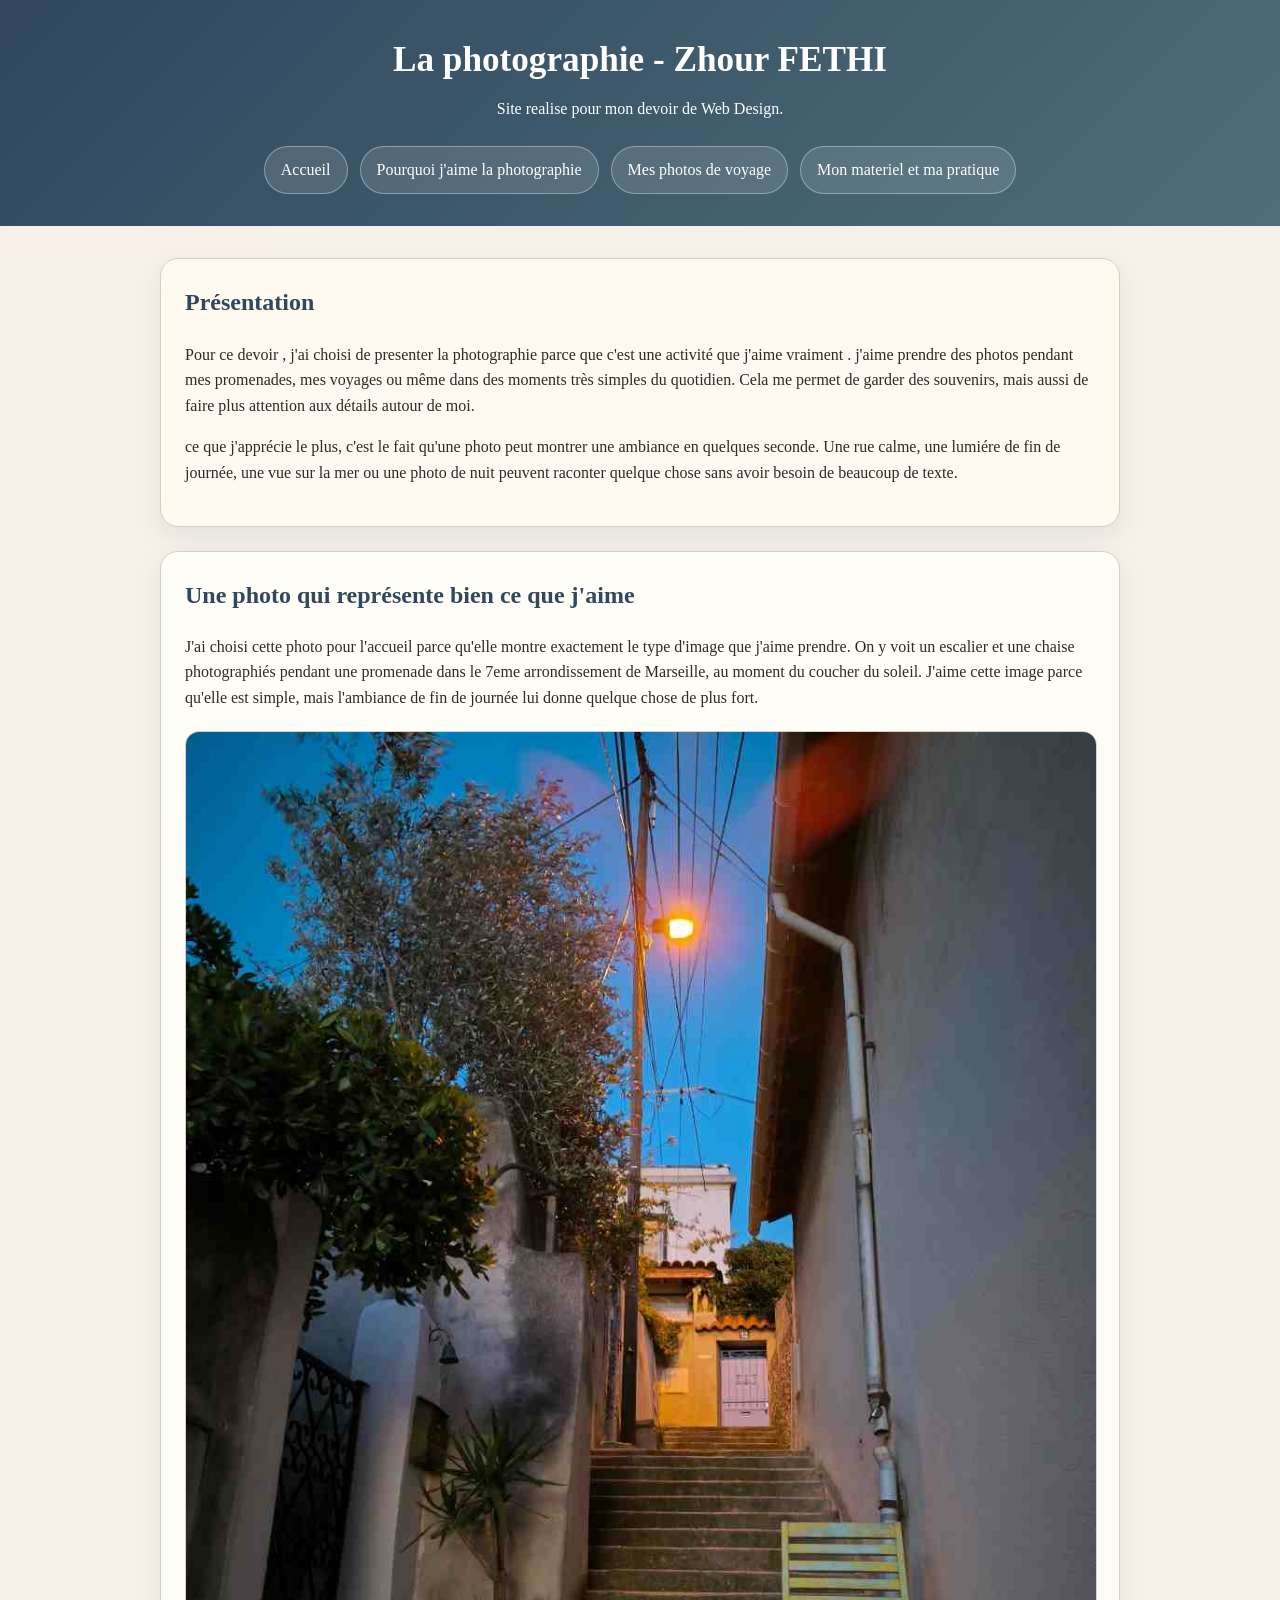
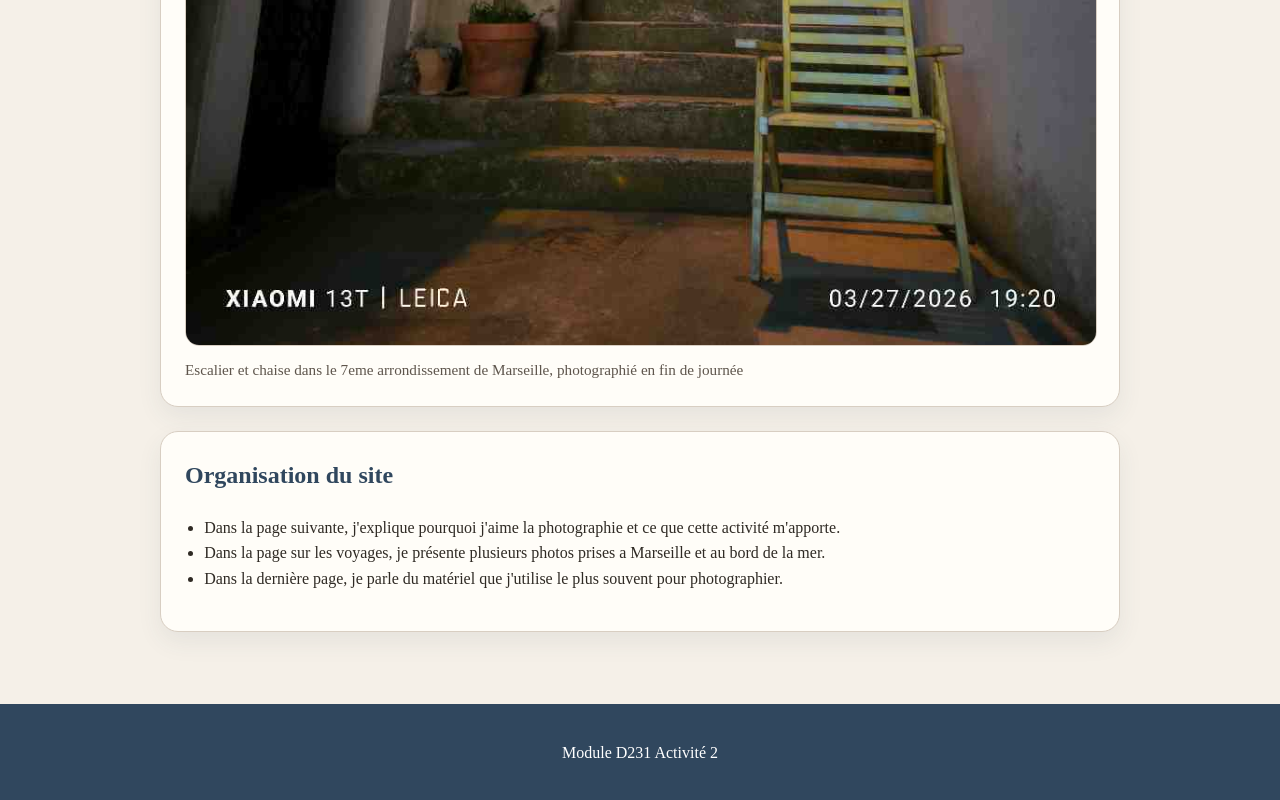
<file: index.html>
<!DOCTYPE html>
<html lang="fr">
<head>
  <meta charset="utf-8">
  <meta name="viewport" content="width=device-width, initial-scale=1.0">
  <title>La photographie - Accueil</title>
  <link rel="stylesheet" href="style-ecran.css" media="screen">
  <link rel="stylesheet" href="style-impression.css" media="print">
</head>
<body class="page-home">
  <header>
    <h1>La photographie - Zhour FETHI </h1>
    <p>Site realise pour mon devoir de Web Design.</p>
    <nav aria-label="Menu principal">
      <ul>
        <li><a href="index.html">Accueil</a></li>
        <li><a href="photographie.html">Pourquoi j'aime la photographie</a></li>
        <li><a href="voyages.html">Mes photos de voyage</a></li>
        <li><a href="materiel.html">Mon materiel et ma pratique</a></li>
      </ul>
    </nav>
  </header>

  <main>
    <section>
      <h2>Présentation</h2>
      <p>Pour ce devoir , j'ai choisi de presenter la photographie parce que c'est une activité que j'aime vraiment . j'aime prendre des photos pendant mes promenades, mes voyages ou même dans des moments très simples du quotidien. Cela me permet de garder des souvenirs, mais aussi de faire plus attention aux détails autour de moi.</p>
      <p>ce que j'apprécie le plus, c'est le fait qu'une photo peut montrer une ambiance en quelques seconde. Une rue calme, une lumiére de fin de journée, une vue sur la mer ou une photo de nuit peuvent raconter quelque chose sans avoir besoin de beaucoup de texte.</p>
    </section>

    <section>
      <h2>Une photo qui représente bien ce que j'aime</h2>
      <p>J'ai choisi cette photo pour l'accueil parce qu'elle montre exactement le type d'image que j'aime prendre. On y voit un escalier et une chaise photographiés pendant une promenade dans le 7eme arrondissement de Marseille, au moment du coucher du soleil. J'aime cette image parce qu'elle est simple, mais l'ambiance de fin de journée lui donne quelque chose de plus fort.</p>
      <figure>
        <img src="images/photo-introduction.jpg" alt="intro" width="700">
        <figcaption>Escalier et chaise dans le 7eme arrondissement de Marseille, photographié en fin de journée</figcaption>
      </figure>
    </section>

    <section>
      <h2>Organisation du site</h2>
      <ul>
        <li>Dans la page suivante, j'explique pourquoi j'aime la photographie et ce que cette activité m'apporte.</li>
        <li>Dans la page sur les voyages, je présente plusieurs photos prises a Marseille et au bord de la mer.</li>
        <li>Dans la dernière page, je parle du matériel que j'utilise le plus souvent pour photographier.</li>
      </ul>
    </section>
  </main>

  <footer>
    <p>Module D231  Activité 2 </p>
  </footer>
</body>
</html>
</file>
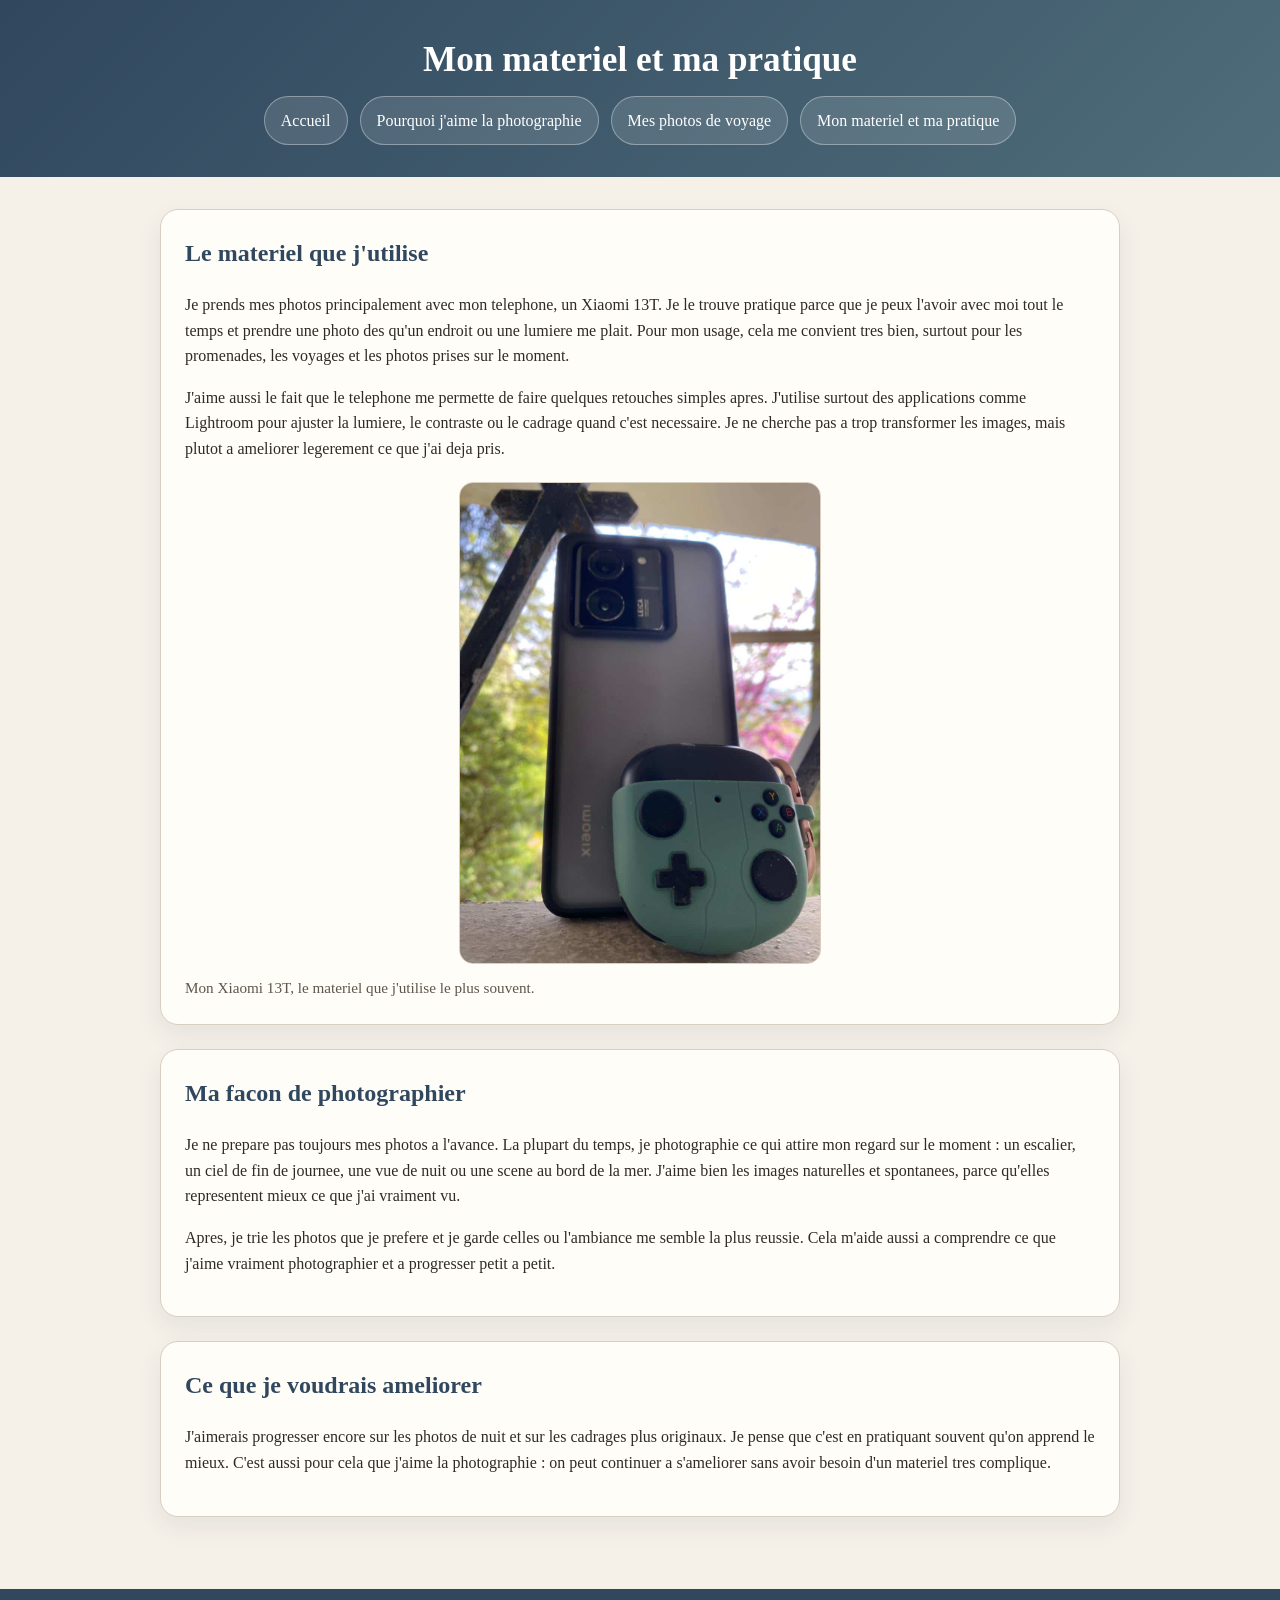
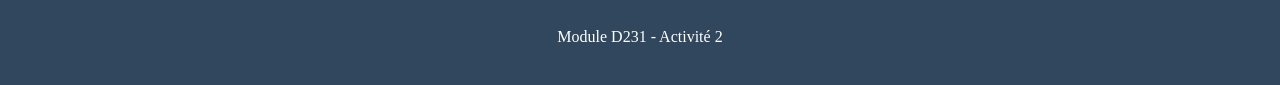
<file: materiel.html>
<!DOCTYPE html>
<html lang="fr">
<head>
  <meta charset="utf-8">
  <meta name="viewport" content="width=device-width, initial-scale=1.0">
  <title>La photographie - Mon materiel et ma pratique</title>
  <link rel="stylesheet" href="style-ecran.css" media="screen">
  <link rel="stylesheet" href="style-impression.css" media="print">
</head>
<body class="page-material">
  <header>
    <h1>Mon materiel et ma pratique</h1>
    <nav aria-label="Menu principal">
      <ul>
        <li><a href="index.html">Accueil</a></li>
        <li><a href="photographie.html">Pourquoi j'aime la photographie</a></li>
        <li><a href="voyages.html">Mes photos de voyage</a></li>
        <li><a href="materiel.html">Mon materiel et ma pratique</a></li>
      </ul>
    </nav>
  </header>

  <main>
    <section>
      <h2>Le materiel que j'utilise</h2>
      <p>Je prends mes photos principalement avec mon telephone, un Xiaomi 13T. Je le trouve pratique parce que je peux l'avoir avec moi tout le temps et prendre une photo des qu'un endroit ou une lumiere me plait. Pour mon usage, cela me convient tres bien, surtout pour les promenades, les voyages et les photos prises sur le moment.</p>
      <p>J'aime aussi le fait que le telephone me permette de faire quelques retouches simples apres. J'utilise surtout des applications comme Lightroom pour ajuster la lumiere, le contraste ou le cadrage quand c'est necessaire. Je ne cherche pas a trop transformer les images, mais plutot a ameliorer legerement ce que j'ai deja pris.</p>
      <figure>
        <img src="images/materiel-photo.jpg" alt="telephone Xiaomi 13T que j'utilise pour prendre mes photos" width="500">
        <figcaption>Mon Xiaomi 13T, le materiel que j'utilise le plus souvent.</figcaption>
      </figure>
    </section>

    <section>
      <h2>Ma facon de photographier</h2>
      <p>Je ne prepare pas toujours mes photos a l'avance. La plupart du temps, je photographie ce qui attire mon regard sur le moment : un escalier, un ciel de fin de journee, une vue de nuit ou une scene au bord de la mer. J'aime bien les images naturelles et spontanees, parce qu'elles representent mieux ce que j'ai vraiment vu.</p>
      <p>Apres, je trie les photos que je prefere et je garde celles ou l'ambiance me semble la plus reussie. Cela m'aide aussi a comprendre ce que j'aime vraiment photographier et a progresser petit a petit.</p>
    </section>

    <section>
      <h2>Ce que je voudrais ameliorer</h2>
      <p>J'aimerais progresser encore sur les photos de nuit et sur les cadrages plus originaux. Je pense que c'est en pratiquant souvent qu'on apprend le mieux. C'est aussi pour cela que j'aime la photographie : on peut continuer a s'ameliorer sans avoir besoin d'un materiel tres complique.</p>
    </section>
  </main>

  <footer>
    <p>Module D231 - Activité 2 </p>
  </footer>
</body>
</html>
</file>
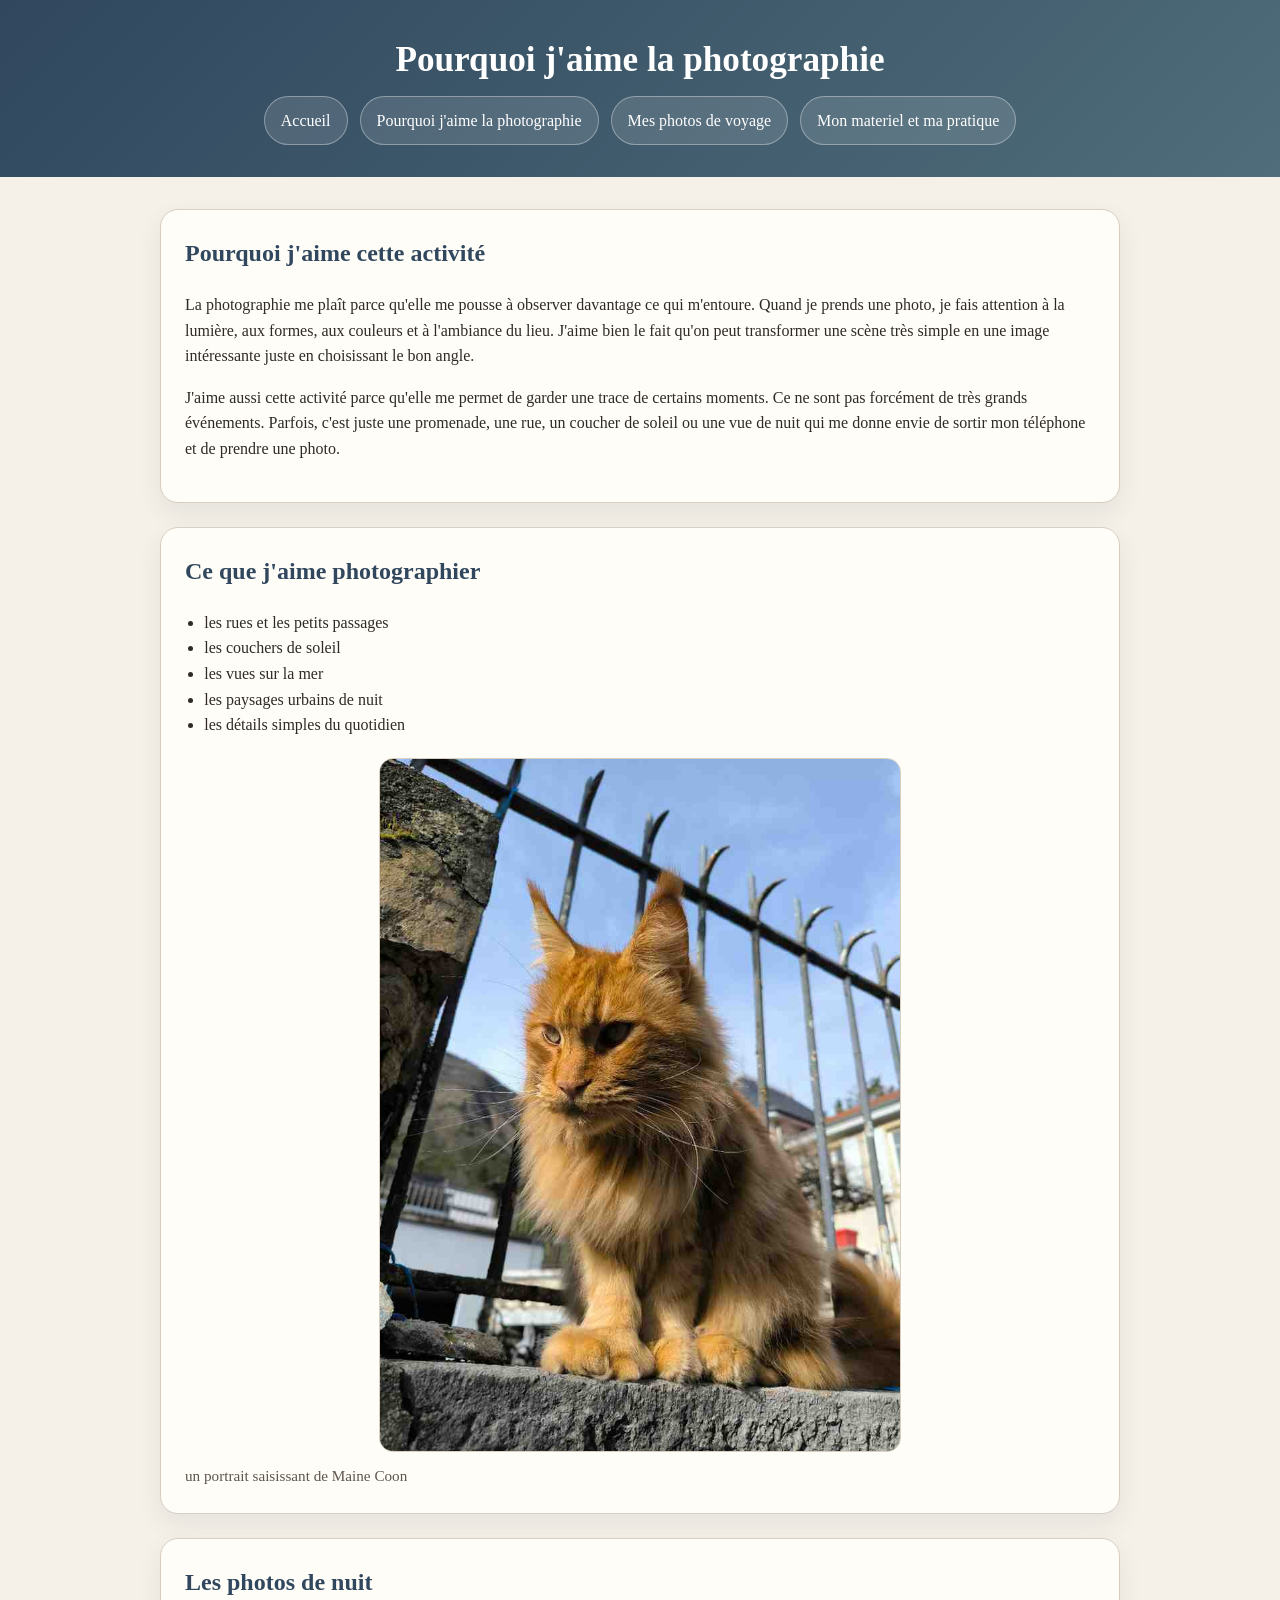
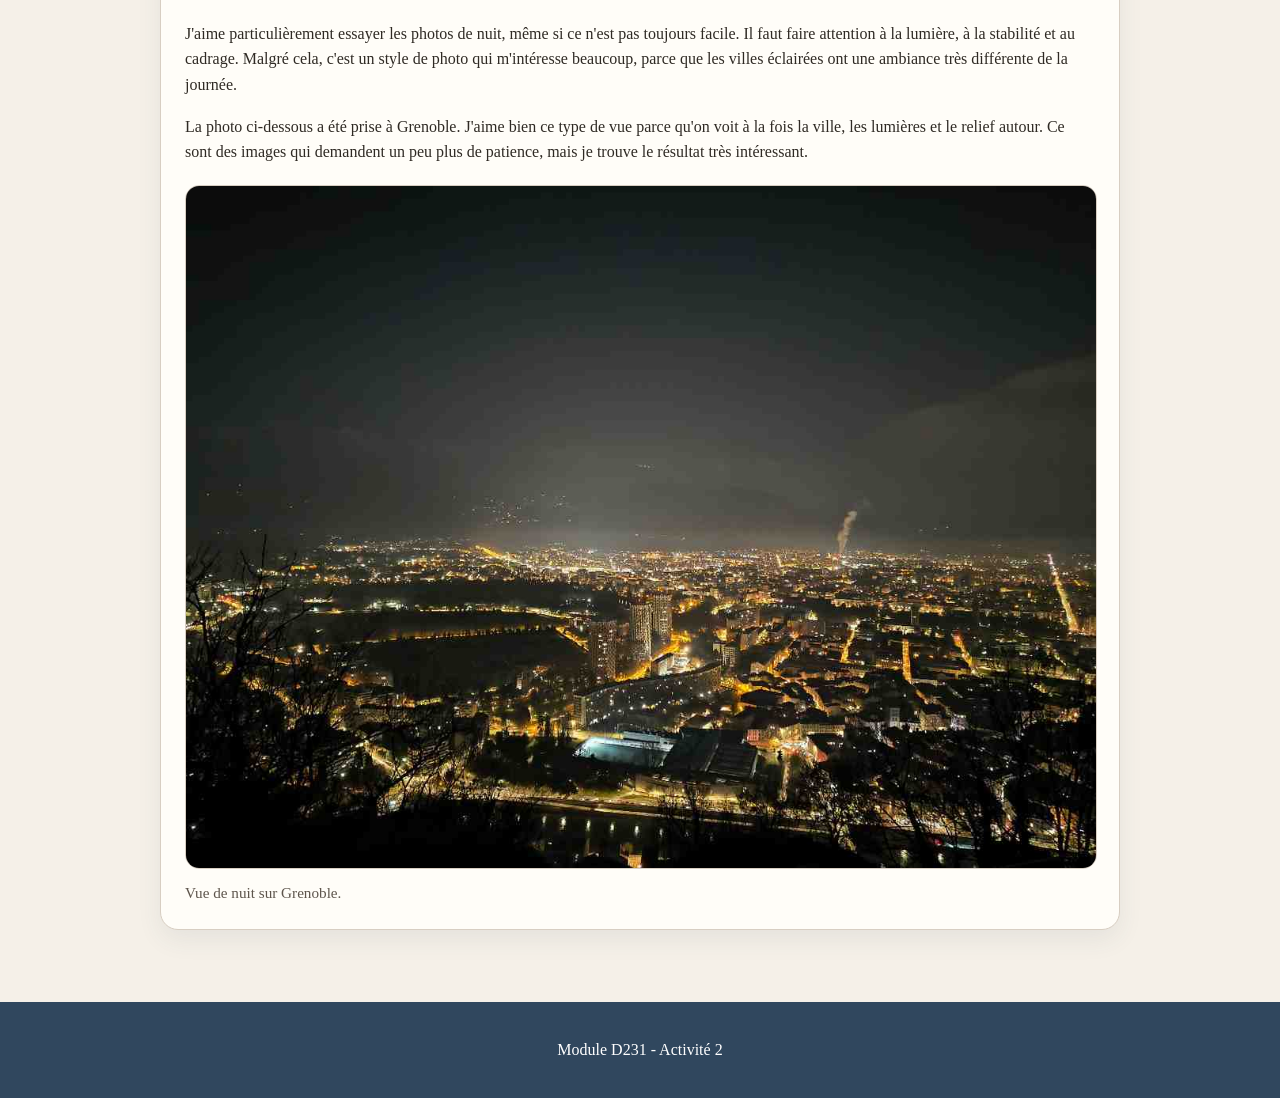
<file: photographie.html>
<!DOCTYPE html>
<html lang="fr">
<head>
  <meta charset="utf-8">
  <meta name="viewport" content="width=device-width, initial-scale=1.0">
  <title>La photographie - Pourquoi j'aime cette activite</title>
  <link rel="stylesheet" href="style-ecran.css" media="screen">
  <link rel="stylesheet" href="style-impression.css" media="print">
</head>
<body class="page-photo">
  <header>
    <h1>Pourquoi j'aime la photographie</h1>
    <nav aria-label="Menu principal">
      <ul>
        <li><a href="index.html">Accueil</a></li>
        <li><a href="photographie.html">Pourquoi j'aime la photographie</a></li>
        <li><a href="voyages.html">Mes photos de voyage</a></li>
        <li><a href="materiel.html">Mon materiel et ma pratique</a></li>
      </ul>
    </nav>
  </header>

  <main>
    <section>
      <h2>Pourquoi j'aime cette activité</h2>
      <p>La photographie me plaît parce qu'elle me pousse à observer davantage ce qui m'entoure. Quand je prends une photo, je fais attention à la lumière, aux formes, aux couleurs et à l'ambiance du lieu. J'aime bien le fait qu'on peut transformer une scène très simple en une image intéressante juste en choisissant le bon angle.</p>
      <p>J'aime aussi cette activité parce qu'elle me permet de garder une trace de certains moments. Ce ne sont pas forcément de très grands événements. Parfois, c'est juste une promenade, une rue, un coucher de soleil ou une vue de nuit qui me donne envie de sortir mon téléphone et de prendre une photo.</p>
    </section>

    <section>
      <h2>Ce que j'aime photographier</h2>
      <ul>
        <li>les rues et les petits passages</li>
        <li>les couchers de soleil</li>
        <li>les vues sur la mer</li>
        <li>les paysages urbains de nuit</li>
        <li>les détails simples du quotidien</li>
      </ul>
      <figure>
        <img src="images/photo-finale.jpg" alt="chat-voisin-majestique" width="700">
        <figcaption>un portrait saisissant de Maine Coon</figcaption>
      </figure>
    </section>

    <section>
      <h2>Les photos de nuit</h2>
      <p>J'aime particulièrement essayer les photos de nuit, même si ce n'est pas toujours facile. Il faut faire attention à la lumière, à la stabilité et au cadrage. Malgré cela, c'est un style de photo qui m'intéresse beaucoup, parce que les villes éclairées ont une ambiance très différente de la journée.</p>
      <p>La photo ci-dessous a été prise à Grenoble. J'aime bien ce type de vue parce qu'on voit à la fois la ville, les lumières et le relief autour. Ce sont des images qui demandent un peu plus de patience, mais je trouve le résultat très intéressant.</p>
      <figure>
        <img src="images/photo-paysage.jpg" alt="Vue Grenoble " width="700">
        <figcaption>Vue de nuit sur Grenoble.</figcaption>
      </figure>
    </section>
  </main>

  <footer>
    <p>Module D231 - Activité 2 </p>
  </footer>
</body>
</html>
</file>
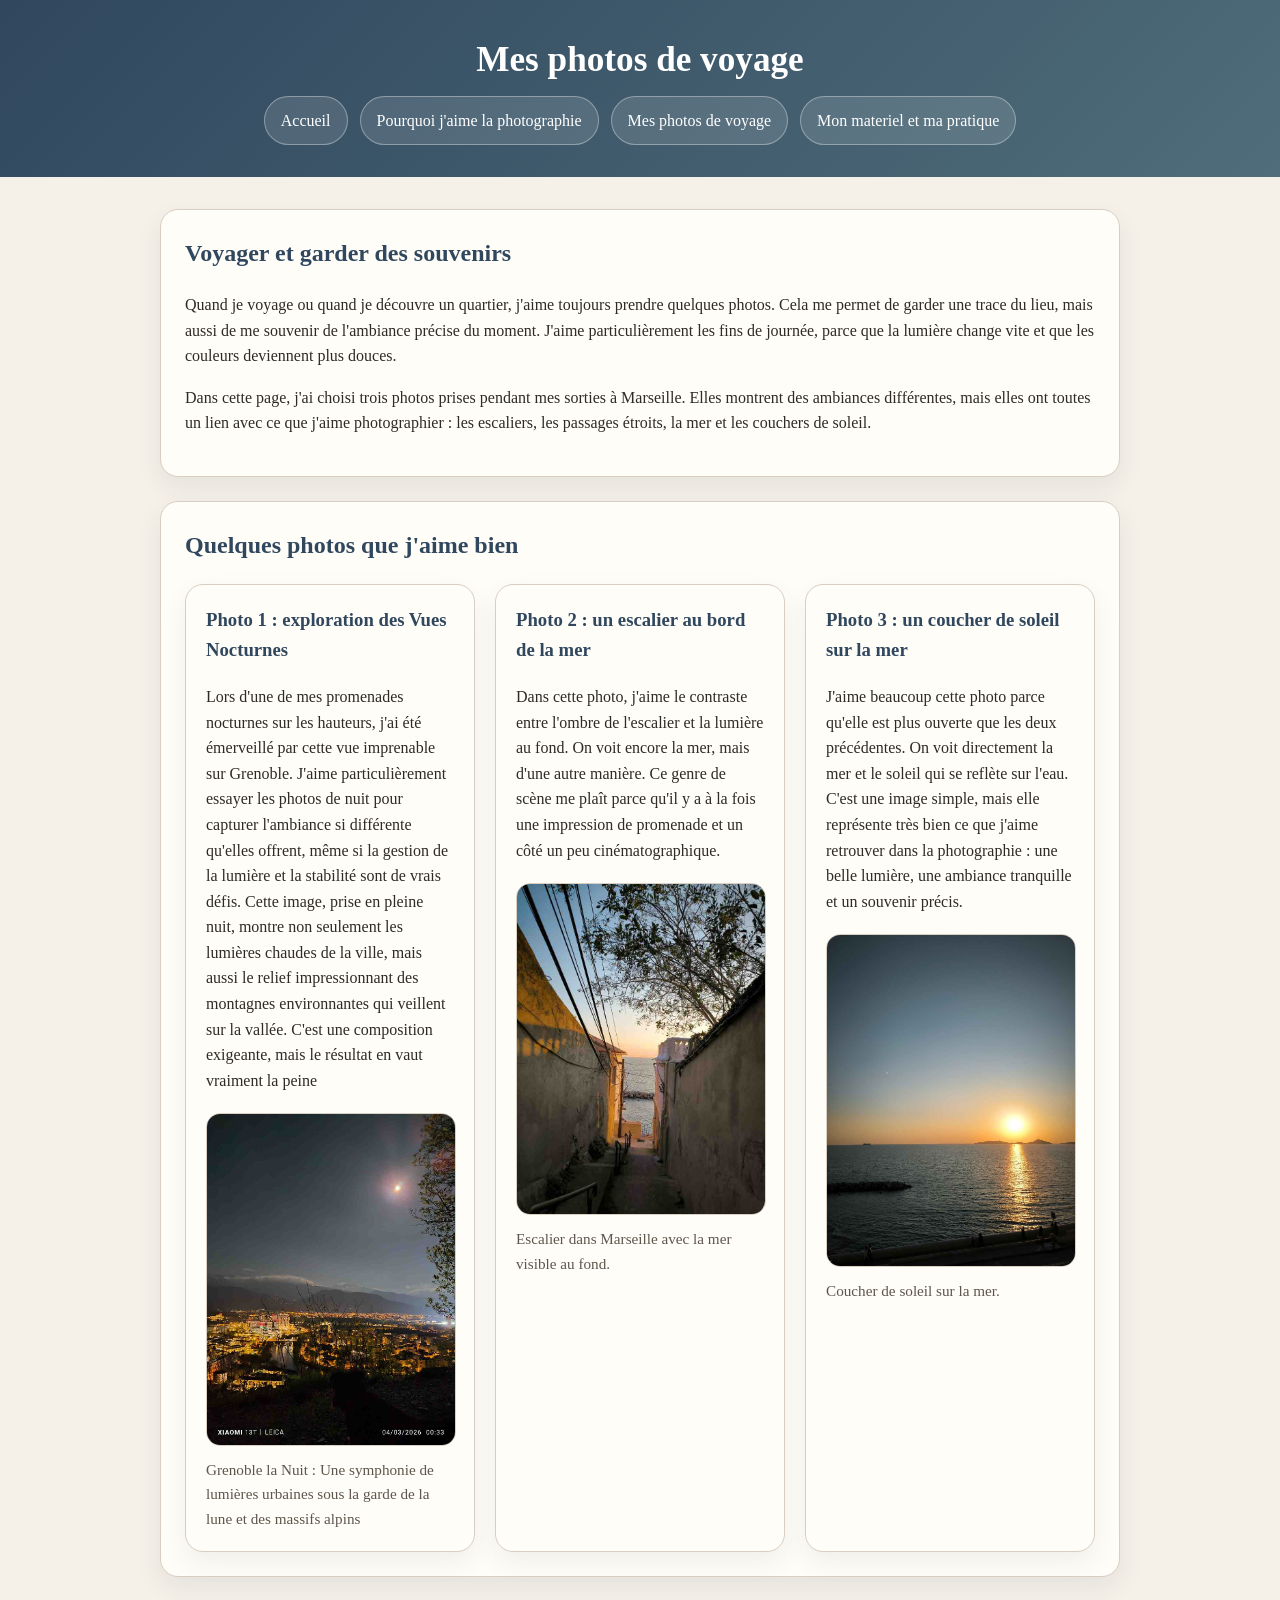
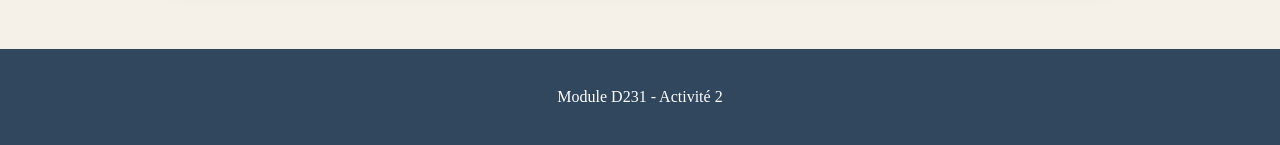
<file: voyages.html>
<!DOCTYPE html>
<html lang="fr">
<head>
  <meta charset="utf-8">
  <meta name="viewport" content="width=device-width, initial-scale=1.0">
  <title>La photographie - Mes photos de voyage</title>
  <link rel="stylesheet" href="style-ecran.css" media="screen">
  <link rel="stylesheet" href="style-impression.css" media="print">
</head>
<body class="page-travel">
  <header>
    <h1>Mes photos de voyage</h1>
    <nav aria-label="Menu principal">
      <ul>
        <li><a href="index.html">Accueil</a></li>
        <li><a href="photographie.html">Pourquoi j'aime la photographie</a></li>
        <li><a href="voyages.html">Mes photos de voyage</a></li>
        <li><a href="materiel.html">Mon materiel et ma pratique</a></li>
      </ul>
    </nav>
  </header>

  <main>
    <section>
      <h2>Voyager et garder des souvenirs</h2>
      <p>Quand je voyage ou quand je découvre un quartier, j'aime toujours prendre quelques photos. Cela me permet de garder une trace du lieu, mais aussi de me souvenir de l'ambiance précise du moment. J'aime particulièrement les fins de journée, parce que la lumière change vite et que les couleurs deviennent plus douces.</p>
      <p>Dans cette page, j'ai choisi trois photos prises pendant mes sorties à Marseille. Elles montrent des ambiances différentes, mais elles ont toutes un lien avec ce que j'aime photographier : les escaliers, les passages étroits, la mer et les couchers de soleil.</p>
    </section>

    <section>
      <h2>Quelques photos que j'aime bien</h2>
      <article>
        <h3>Photo 1 : exploration des Vues Nocturnes</h3>
        <p>Lors d'une de mes promenades nocturnes sur les hauteurs, j'ai été émerveillé par cette vue imprenable sur Grenoble. J'aime particulièrement essayer les photos de nuit pour capturer l'ambiance si différente qu'elles offrent, même si la gestion de la lumière et la stabilité sont de vrais défis. Cette image, prise en pleine nuit, montre non seulement les lumières chaudes de la ville, mais aussi le relief impressionnant des montagnes environnantes qui veillent sur la vallée. C'est une composition exigeante, mais le résultat en vaut vraiment la peine</p>
        <figure>
          <img src="images/voyage-photo-3.jpg" alt="grenoble la nuit" width="700">
          <figcaption>Grenoble la Nuit : Une symphonie de lumières urbaines sous la garde de la lune et des massifs alpins</figcaption>
        </figure>
      </article>

      <article>
        <h3>Photo 2 : un escalier au bord de la mer</h3>
        <p>Dans cette photo, j'aime le contraste entre l'ombre de l'escalier et la lumière au fond. On voit encore la mer, mais d'une autre manière. Ce genre de scène me plaît parce qu'il y a à la fois une impression de promenade et un côté un peu cinématographique.</p>
        <figure>
          <img src="images/voyage-photo-1.jpg" alt="escalier descendant vers la mer " width="700">
          <figcaption>Escalier dans Marseille avec la mer visible au fond.</figcaption>
        </figure>
      </article>

      <article>
        <h3>Photo 3 : un coucher de soleil sur la mer</h3>
        <p>J'aime beaucoup cette photo parce qu'elle est plus ouverte que les deux précédentes. On voit directement la mer et le soleil qui se reflète sur l'eau. C'est une image simple, mais elle représente très bien ce que j'aime retrouver dans la photographie : une belle lumière, une ambiance tranquille et un souvenir précis.</p>
        <figure>
          <img src="images/voyage-photo-2.jpg" alt="coucher de soleil sur la mer a Marseille" width="700">
          <figcaption>Coucher de soleil sur la mer.</figcaption>
        </figure>
      </article>
    </section>
  </main>

  <footer>
    <p>Module D231 - Activité 2 </p>
  </footer>
</body>
</html>
</file>
<file: style-ecran.css>
body {
  margin: 0;
  font-family: Georgia, "Times New Roman", serif;
  line-height: 1.6;
  color: #2f2a24;
  background: #f5f0e8;
}

header {
  background: linear-gradient(135deg, #30475e, #4f6d7a);
  color: #ffffff;
  padding: 2rem 1.5rem;
  text-align: center;
}

header h1 {
  margin: 0 0 0.5rem;
  font-size: 2.2rem;
}

header p {
  margin: 0 auto 1.5rem;
  max-width: 42rem;
}

nav ul {
  margin: 0;
  padding: 0;
  list-style: none;
  display: flex;
  flex-wrap: wrap;
  justify-content: center;
  gap: 0.75rem;
}

nav a {
  display: inline-block;
  padding: 0.65rem 1rem;
  border: 1px solid rgba(255, 255, 255, 0.35);
  border-radius: 999px;
  color: #ffffff;
  text-decoration: none;
  background: rgba(255, 255, 255, 0.12);
}

nav a:hover,
nav a:focus {
  background: rgba(255, 255, 255, 0.22);
}

main {
  max-width: 960px;
  margin: 0 auto;
  padding: 2rem 1.25rem 3rem;
}

section,
article {
  background: #fffdf8;
  border: 1px solid #d8cec2;
  border-radius: 18px;
  box-shadow: 0 10px 24px rgba(48, 71, 94, 0.08);
}

section {
  padding: 1.5rem;
  margin-bottom: 1.5rem;
}

article {
  padding: 1.25rem;
  margin-top: 1.25rem;
}

h2,
h3 {
  color: #30475e;
  margin-top: 0;
}

ul {
  padding-left: 1.2rem;
}

figure {
  margin: 1.25rem 0 0;
}

img {
  display: block;
  width: 100%;
  max-width: 100%;
  height: auto;
  border-radius: 14px;
  border: 1px solid #d8cec2;
}

figcaption {
  margin-top: 0.75rem;
  font-size: 0.95rem;
  color: #5e554c;
}

footer {
  padding: 1.2rem;
  text-align: center;
  color: #ffffff;
  background: #30475e;
}

.page-home main > section:first-child {
  background: #fffaf0;
}

.page-photo main > section:nth-child(2) img {
  max-width: 520px;
  margin: 0 auto;
}

.page-material main > section:first-child img {
  max-width: 360px;
  margin: 0 auto;
}

@media (min-width: 760px) {
  .page-travel main > section:last-child {
    display: grid;
    grid-template-columns: repeat(3, 1fr);
    gap: 1.25rem;
  }

  .page-travel main > section:last-child h2 {
    grid-column: 1 / -1;
    margin-bottom: 0;
  }

  .page-travel main > section:last-child article {
    margin-top: 0;
  }
}

@media (max-width: 759px) {
  header h1 {
    font-size: 1.8rem;
  }

  main {
    padding: 1.25rem 0.85rem 2rem;
  }

  section,
  article {
    border-radius: 14px;
  }
}
</file>
<file: style-impression.css>
body {
  margin: 0;
  font-family: "Times New Roman", serif;
  font-size: 12pt;
  line-height: 1.4;
  color: #000000;
  background: #ffffff;
}

header,
main,
section,
article,
footer {
  margin: 0;
  padding: 0;
  background: #ffffff;
  color: #000000;
  border: none;
  box-shadow: none;
}

header {
  margin-bottom: 1cm;
}

nav {
  display: none;
}

h1,
h2,
h3 {
  color: #000000;
  page-break-after: avoid;
}

section,
article,
figure,
img {
  page-break-inside: avoid;
}

section {
  margin-bottom: 0.7cm;
}

article {
  margin-top: 0.5cm;
}

img {
  display: block;
  max-width: 12cm;
  width: 100%;
  height: auto;
  margin: 0.3cm 0;
}

figcaption {
  font-size: 10pt;
}

a {
  color: #000000;
  text-decoration: none;
}

footer {
  margin-top: 1cm;
  font-size: 10pt;
}
</file>
